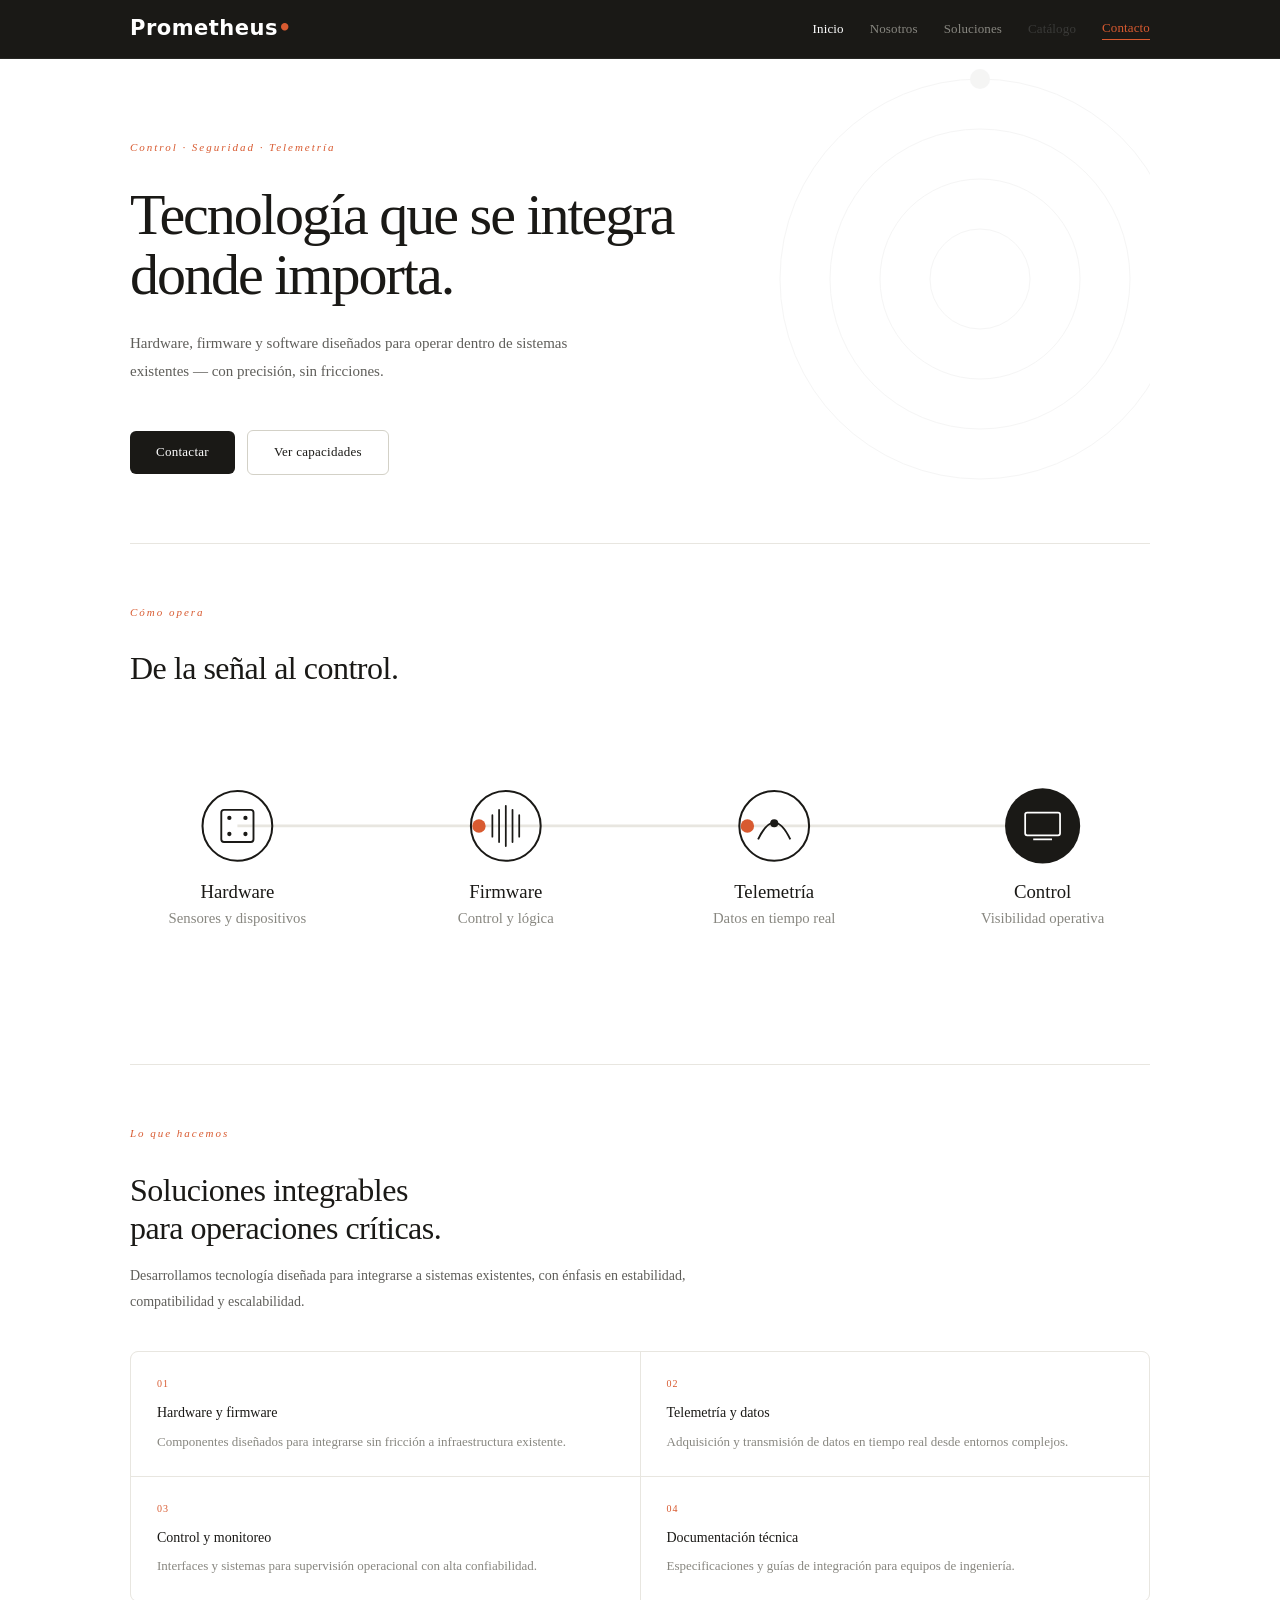
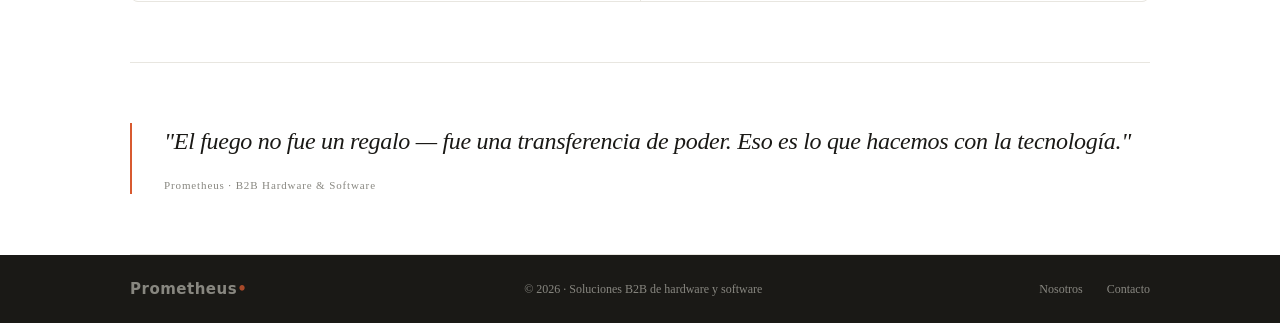
<file: index.html>
<!DOCTYPE html>
<html lang="es">
<head>
  <meta charset="UTF-8" />
  <meta name="viewport" content="width=device-width, initial-scale=1.0" />
  <title>Prometheus</title>
  <link rel="stylesheet" href="css/styles.css" />
  <link rel="icon" href="img/favicon.svg" type="image/svg+xml">
  <link rel="canonical" href="https://prometheus-tech.com.mx/">
  <meta name="description" content="Empresa tecnológica B2B especializada en el desarrollo de soluciones integrables de hardware y software, enfocada en control, seguridad y telemetría.">
  <meta name="robots" content="index,follow">
  <meta property="og:title" content="Prometheus">
  <meta property="og:description" content="Soluciones integrables de hardware y software para control, seguridad y telemetría.">
  <meta property="og:type" content="website">
  <meta property="og:url" content="https://prometheus-tech.com.mx/">
  <meta property="og:image" content="https://prometheus-tech.com.mx/img/og-image.jpg">
  <meta property="og:image:width" content="1200">
  <meta property="og:image:height" content="630">
  <meta name="twitter:card" content="summary_large_image">
</head>

<body>
  <header>
    <div class="header-inner">
      <a class="brand" href="/" aria-label="Prometheus — Inicio">Prometheus<span>•</span></a>
      <nav>
        <a href="/"            class="active">Inicio</a>
        <a href="/nosotros">Nosotros</a>
        <a href="/soluciones">Soluciones</a>
        <a href="#" class="is-disabled" aria-disabled="true" title="En progreso">Catálogo</a>
        <a href="/contacto" class="contact-link">Contacto</a>
      </nav>
      <button class="menu-toggle" id="menuToggle" aria-label="Abrir menú" aria-expanded="false" aria-controls="mobileNavPanel">
        <span class="menu-bar"></span>
        <span class="menu-bar"></span>
        <span class="menu-bar"></span>
      </button>
    </div>
    <div class="mobile-nav-panel" id="mobileNavPanel">
      <a href="/" class="active">Inicio</a>
      <a href="/nosotros">Nosotros</a>
      <a href="/soluciones">Soluciones</a>
      <a href="#" class="is-disabled" aria-disabled="true" title="En progreso">Catálogo</a>
      <a href="/contacto" class="contact-link">Contacto</a>
    </div>
  </header>

  <main>
    <div class="container">

      <!-- Hero -->
      <section class="hero">
        <span class="eyebrow">Control · Seguridad · Telemetría</span>
        <h1>Tecnología que se integra<br>donde importa.</h1>
        <p class="hero-sub">
          Hardware, firmware y software diseñados para operar dentro de sistemas
          existentes — con precisión, sin fricciones.
        </p>
        <div class="cta">
          <a class="btn btn-dark contact-link" href="/contacto">Contactar</a>
          <a class="btn btn-outline" href="/soluciones">Ver capacidades</a>
        </div>

        <!-- Decoración sutil: círculos concéntricos -->
        <svg class="hero-deco" width="420" height="420" viewBox="0 0 420 420" fill="none" xmlns="http://www.w3.org/2000/svg" aria-hidden="true">
          <circle cx="210" cy="210" r="200" stroke="#1a1916" stroke-width="1"/>
          <circle cx="210" cy="210" r="150" stroke="#1a1916" stroke-width="1"/>
          <circle cx="210" cy="210" r="100" stroke="#1a1916" stroke-width="1"/>
          <circle cx="210" cy="210" r="50"  stroke="#1a1916" stroke-width="1"/>
          <circle cx="210" cy="10"   r="10"  fill="#1a1916"/>
        </svg>
      </section>

      <!-- Diagrama de flujo técnico -->
      <section class="section flow-section">
        <span class="section-label">Cómo opera</span>
        <h2>De la señal al control.</h2>
        <div class="flow-diagram">
          <svg viewBox="0 0 760 200" xmlns="http://www.w3.org/2000/svg" role="img" aria-label="Diagrama de flujo: Hardware, Firmware, Telemetría y Control">
            <line x1="80" y1="70" x2="680" y2="70" stroke="#e8e6e0" stroke-width="2"/>

            <circle cx="80" cy="70" r="26" fill="none" stroke="#1a1916" stroke-width="1.5"/>
            <rect x="68" y="58" width="24" height="24" rx="2" fill="none" stroke="#1a1916" stroke-width="1.4"/>
            <circle cx="74" cy="64" r="1.6" fill="#1a1916"/>
            <circle cx="86" cy="64" r="1.6" fill="#1a1916"/>
            <circle cx="74" cy="76" r="1.6" fill="#1a1916"/>
            <circle cx="86" cy="76" r="1.6" fill="#1a1916"/>
            <text x="80" y="124" font-family="Georgia, serif" font-size="14" fill="#1a1916" text-anchor="middle">Hardware</text>
            <text x="80" y="142" font-family="Georgia, serif" font-size="11" fill="#888780" text-anchor="middle">Sensores y dispositivos</text>

            <circle cx="260" cy="70" r="5" fill="#d85a30"/>

            <circle cx="280" cy="70" r="26" fill="none" stroke="#1a1916" stroke-width="1.5"/>
            <path d="M270,62 L270,78 M275,58 L275,82 M280,55 L280,85 M285,58 L285,82 M290,62 L290,78" stroke="#1a1916" stroke-width="1.3" stroke-linecap="round"/>
            <text x="280" y="124" font-family="Georgia, serif" font-size="14" fill="#1a1916" text-anchor="middle">Firmware</text>
            <text x="280" y="142" font-family="Georgia, serif" font-size="11" fill="#888780" text-anchor="middle">Control y lógica</text>

            <circle cx="460" cy="70" r="5" fill="#d85a30"/>

            <circle cx="480" cy="70" r="26" fill="none" stroke="#1a1916" stroke-width="1.5"/>
            <path d="M468,80 Q480,55 492,80" stroke="#1a1916" stroke-width="1.4" fill="none"/>
            <circle cx="480" cy="68" r="3" fill="#1a1916"/>
            <text x="480" y="124" font-family="Georgia, serif" font-size="14" fill="#1a1916" text-anchor="middle">Telemetría</text>
            <text x="480" y="142" font-family="Georgia, serif" font-size="11" fill="#888780" text-anchor="middle">Datos en tiempo real</text>

            <circle cx="660" cy="70" r="5" fill="#d85a30"/>

            <circle cx="680" cy="70" r="28" fill="#1a1916"/>
            <rect x="667" y="60" width="26" height="17" rx="1.5" fill="none" stroke="#ffffff" stroke-width="1.3"/>
            <line x1="673" y1="80" x2="687" y2="80" stroke="#ffffff" stroke-width="1.3"/>
            <text x="680" y="124" font-family="Georgia, serif" font-size="14" fill="#1a1916" text-anchor="middle">Control</text>
            <text x="680" y="142" font-family="Georgia, serif" font-size="11" fill="#888780" text-anchor="middle">Visibilidad operativa</text>
          </svg>
        </div>
      </section>

      <!-- Enfoque -->
      <section class="section">
        <span class="section-label">Lo que hacemos</span>
        <h2>Soluciones integrables<br>para operaciones críticas.</h2>
        <p>
          Desarrollamos tecnología diseñada para integrarse a sistemas existentes,
          con énfasis en estabilidad, compatibilidad y escalabilidad.
        </p>

        <div class="capabilities">
          <div class="cap">
            <span class="cap-num">01</span>
            <div class="cap-title">Hardware y firmware</div>
            <div class="cap-desc">Componentes diseñados para integrarse sin fricción a infraestructura existente.</div>
          </div>
          <div class="cap">
            <span class="cap-num">02</span>
            <div class="cap-title">Telemetría y datos</div>
            <div class="cap-desc">Adquisición y transmisión de datos en tiempo real desde entornos complejos.</div>
          </div>
          <div class="cap">
            <span class="cap-num">03</span>
            <div class="cap-title">Control y monitoreo</div>
            <div class="cap-desc">Interfaces y sistemas para supervisión operacional con alta confiabilidad.</div>
          </div>
          <div class="cap">
            <span class="cap-num">04</span>
            <div class="cap-title">Documentación técnica</div>
            <div class="cap-desc">Especificaciones y guías de integración para equipos de ingeniería.</div>
          </div>
        </div>
      </section>

      <!-- Statement -->
      <div class="statement">
        <div class="stmt-line" aria-hidden="true"></div>
        <div>
          <p class="stmt-text">"El fuego no fue un regalo — fue una transferencia de poder. Eso es lo que hacemos con la tecnología."</p>
          <p class="stmt-author">Prometheus · B2B Hardware &amp; Software</p>
        </div>
      </div>

    </div><!-- /.container -->
  </main>

  <footer>
    <div class="footer-inner">
      <a class="brand-footer" href="/" aria-label="Prometheus — Inicio">Prometheus<span>•</span></a>
      <span class="footer-copy">© <span id="y"></span> · Soluciones B2B de hardware y software</span>
      <div class="footer-links">
        <a href="/nosotros">Nosotros</a>
        <a href="/contacto">Contacto</a>
      </div>
    </div>
  </footer>

  <script>document.getElementById('y').textContent = new Date().getFullYear();</script>
  <script>
  (() => {
    const btn   = document.getElementById('menuToggle');
    const panel = document.getElementById('mobileNavPanel');
    if (!btn || !panel) return;
    btn.addEventListener('click', () => {
      const isOpen = panel.classList.toggle('open');
      btn.classList.toggle('open', isOpen);
      btn.setAttribute('aria-expanded', isOpen ? 'true' : 'false');
    });
    panel.querySelectorAll('a').forEach(a => {
      a.addEventListener('click', () => {
        panel.classList.remove('open');
        btn.classList.remove('open');
        btn.setAttribute('aria-expanded', 'false');
      });
    });
  })();
  </script>
</body>
</html>
</file>
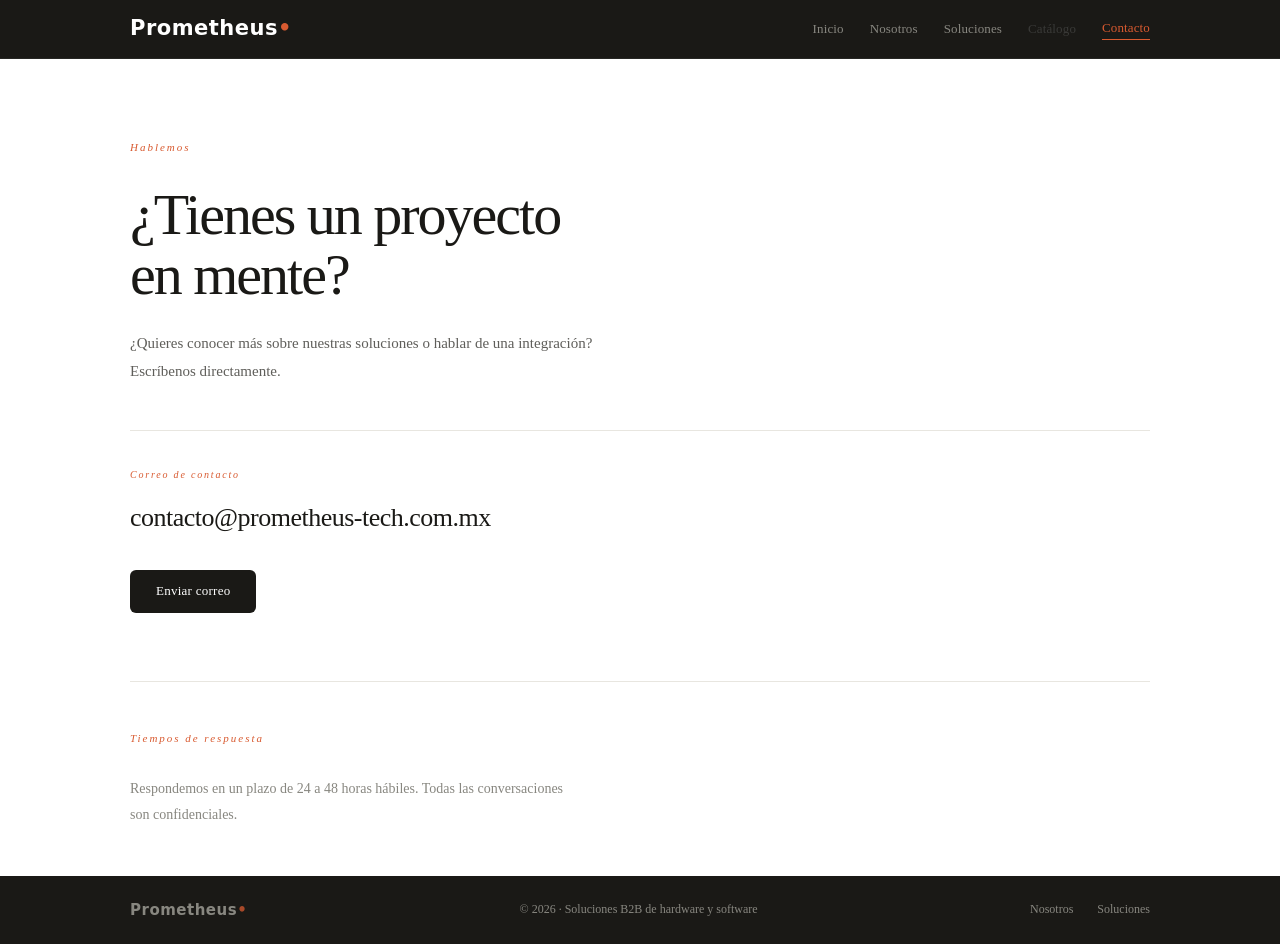
<file: contacto.html>
<!DOCTYPE html>
<html lang="es">
<head>
  <meta charset="UTF-8" />
  <meta name="viewport" content="width=device-width, initial-scale=1.0" />
  <title>Contacto • Prometheus</title>
  <link rel="stylesheet" href="css/styles.css" />
  <link rel="icon" href="img/favicon.svg" type="image/svg+xml">
  <link rel="canonical" href="https://prometheus-tech.com.mx/contacto">
  <meta name="description" content="Contacta a Prometheus para conocer más sobre nuestras soluciones de hardware y software o hablar de una integración.">
  <meta name="robots" content="index,follow">
  <meta property="og:title" content="Contacto • Prometheus">
  <meta property="og:description" content="Soluciones integrables de hardware y software para control, seguridad y telemetría.">
  <meta property="og:type" content="website">
  <meta property="og:url" content="https://prometheus-tech.com.mx/contacto">
  <meta property="og:image" content="https://prometheus-tech.com.mx/img/og-image.jpg">
  <meta property="og:image:width" content="1200">
  <meta property="og:image:height" content="630">
  <meta name="twitter:card" content="summary_large_image">
</head>

<body>
  <header>
    <div class="header-inner">
      <a class="brand" href="/" aria-label="Prometheus — Inicio">Prometheus<span>•</span></a>
      <nav>
        <a href="/">Inicio</a>
        <a href="/nosotros">Nosotros</a>
        <a href="/soluciones">Soluciones</a>
        <a href="#" class="is-disabled" aria-disabled="true" title="En progreso">Catálogo</a>
        <a href="/contacto" class="contact-link active">Contacto</a>
      </nav>
      <button class="menu-toggle" id="menuToggle" aria-label="Abrir menú" aria-expanded="false" aria-controls="mobileNavPanel">
        <span class="menu-bar"></span>
        <span class="menu-bar"></span>
        <span class="menu-bar"></span>
      </button>
    </div>
    <div class="mobile-nav-panel" id="mobileNavPanel">
      <a href="/">Inicio</a>
      <a href="/nosotros">Nosotros</a>
      <a href="/soluciones">Soluciones</a>
      <a href="#" class="is-disabled" aria-disabled="true" title="En progreso">Catálogo</a>
      <a href="/contacto" class="contact-link active">Contacto</a>
    </div>
  </header>

  <main>
    <div class="container">

      <!-- Hero -->
      <section class="hero">
        <span class="eyebrow">Hablemos</span>
        <h1>¿Tienes un proyecto<br>en mente?</h1>
        <p class="hero-sub">
          ¿Quieres conocer más sobre nuestras soluciones o hablar de una integración?
          Escríbenos directamente.
        </p>

        <div class="contact-email-block">
          <span class="email-label">Correo de contacto</span>
          <a class="contact-email-link" href="mailto:contacto@prometheus-tech.com.mx">
            contacto@prometheus-tech.com.mx
          </a>
          <a class="btn btn-dark" href="mailto:contacto@prometheus-tech.com.mx?subject=Contacto%20-%20Prometheus">
            Enviar correo
          </a>
        </div>
      </section>

      <!-- Nota de respuesta -->
      <div class="contact-note">
        <span class="section-label">Tiempos de respuesta</span>
        <p>
          Respondemos en un plazo de 24 a 48 horas hábiles. Todas las conversaciones
          son confidenciales.
        </p>
      </div>

    </div><!-- /.container -->
  </main>

  <footer>
    <div class="footer-inner">
      <a class="brand-footer" href="/" aria-label="Prometheus — Inicio">Prometheus<span>•</span></a>
      <span class="footer-copy">© <span id="y"></span> · Soluciones B2B de hardware y software</span>
      <div class="footer-links">
        <a href="/nosotros">Nosotros</a>
        <a href="/soluciones">Soluciones</a>
      </div>
    </div>
  </footer>

  <script>document.getElementById('y').textContent = new Date().getFullYear();</script>
  <script>
  (() => {
    const btn   = document.getElementById('menuToggle');
    const panel = document.getElementById('mobileNavPanel');
    if (!btn || !panel) return;
    btn.addEventListener('click', () => {
      const isOpen = panel.classList.toggle('open');
      btn.classList.toggle('open', isOpen);
      btn.setAttribute('aria-expanded', isOpen ? 'true' : 'false');
    });
    panel.querySelectorAll('a').forEach(a => {
      a.addEventListener('click', () => {
        panel.classList.remove('open');
        btn.classList.remove('open');
        btn.setAttribute('aria-expanded', 'false');
      });
    });
  })();
  </script>
</body>
</html>
</file>
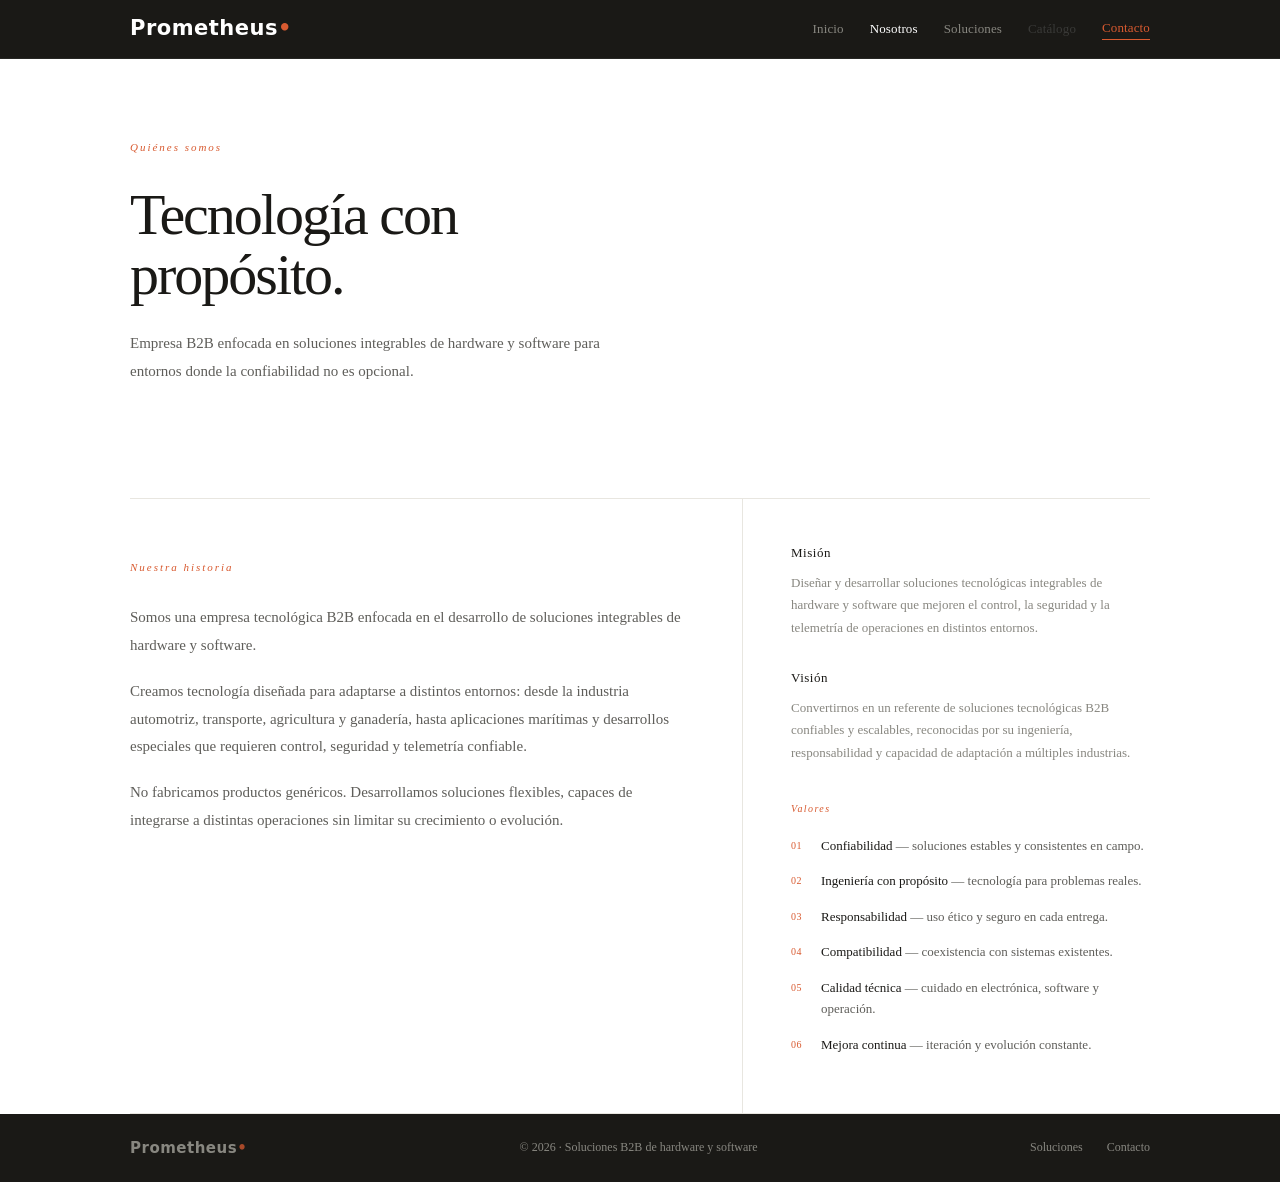
<file: nosotros.html>
<!DOCTYPE html>
<html lang="es">
<head>
  <meta charset="UTF-8" />
  <meta name="viewport" content="width=device-width, initial-scale=1.0" />
  <title>Nosotros • Prometheus</title>
  <link rel="stylesheet" href="css/styles.css" />
  <link rel="icon" href="img/favicon.svg" type="image/svg+xml">
  <link rel="canonical" href="https://prometheus-tech.com.mx/nosotros">
  <meta name="description" content="Empresa tecnológica B2B especializada en el desarrollo de soluciones integrables de hardware y software, enfocada en control, seguridad y telemetría.">
  <meta name="robots" content="index,follow">
  <meta property="og:title" content="Nosotros • Prometheus">
  <meta property="og:description" content="Soluciones integrables de hardware y software para control, seguridad y telemetría.">
  <meta property="og:type" content="website">
  <meta property="og:url" content="https://prometheus-tech.com.mx/nosotros">
  <meta property="og:image" content="https://prometheus-tech.com.mx/img/og-image.jpg">
  <meta property="og:image:width" content="1200">
  <meta property="og:image:height" content="630">
  <meta name="twitter:card" content="summary_large_image">
</head>

<body>
  <header>
    <div class="header-inner">
      <a class="brand" href="/" aria-label="Prometheus — Inicio">Prometheus<span>•</span></a>
      <nav>
        <a href="/">Inicio</a>
        <a href="/nosotros" class="active">Nosotros</a>
        <a href="/soluciones">Soluciones</a>
        <a href="#" class="is-disabled" aria-disabled="true" title="En progreso">Catálogo</a>
        <a href="/contacto" class="contact-link">Contacto</a>
      </nav>
      <button class="menu-toggle" id="menuToggle" aria-label="Abrir menú" aria-expanded="false" aria-controls="mobileNavPanel">
        <span class="menu-bar"></span>
        <span class="menu-bar"></span>
        <span class="menu-bar"></span>
      </button>
    </div>
    <div class="mobile-nav-panel" id="mobileNavPanel">
      <a href="/">Inicio</a>
      <a href="/nosotros" class="active">Nosotros</a>
      <a href="/soluciones">Soluciones</a>
      <a href="#" class="is-disabled" aria-disabled="true" title="En progreso">Catálogo</a>
      <a href="/contacto" class="contact-link">Contacto</a>
    </div>
  </header>

  <main>
    <div class="container">

      <!-- Hero -->
      <section class="hero">
        <span class="eyebrow">Quiénes somos</span>
        <h1>Tecnología con<br>propósito.</h1>
        <p class="hero-sub">
          Empresa B2B enfocada en soluciones integrables de hardware y software
          para entornos donde la confiabilidad no es opcional.
        </p>
      </section>

      <!-- Grid: historia + sidebar -->
      <div class="nos-layout">

        <div class="nos-main">
          <span class="section-label">Nuestra historia</span>
          <p>
            Somos una empresa tecnológica B2B enfocada en el desarrollo de soluciones
            integrables de hardware y software.
          </p>
          <p>
            Creamos tecnología diseñada para adaptarse a distintos entornos: desde la industria
            automotriz, transporte, agricultura y ganadería, hasta aplicaciones marítimas y
            desarrollos especiales que requieren control, seguridad y telemetría confiable.
          </p>
          <p>
            No fabricamos productos genéricos. Desarrollamos soluciones flexibles, capaces de
            integrarse a distintas operaciones sin limitar su crecimiento o evolución.
          </p>
        </div>

        <aside class="nos-side">
          <h3>Misión</h3>
          <p>
            Diseñar y desarrollar soluciones tecnológicas integrables de hardware y software que
            mejoren el control, la seguridad y la telemetría de operaciones en distintos entornos.
          </p>

          <h3>Visión</h3>
          <p>
            Convertirnos en un referente de soluciones tecnológicas B2B confiables y escalables,
            reconocidas por su ingeniería, responsabilidad y capacidad de adaptación a múltiples
            industrias.
          </p>

          <span class="valores-label">Valores</span>

          <div class="valor">
            <span class="valor-num">01</span>
            <span class="valor-text"><span class="valor-title">Confiabilidad</span> — soluciones estables y consistentes en campo.</span>
          </div>
          <div class="valor">
            <span class="valor-num">02</span>
            <span class="valor-text"><span class="valor-title">Ingeniería con propósito</span> — tecnología para problemas reales.</span>
          </div>
          <div class="valor">
            <span class="valor-num">03</span>
            <span class="valor-text"><span class="valor-title">Responsabilidad</span> — uso ético y seguro en cada entrega.</span>
          </div>
          <div class="valor">
            <span class="valor-num">04</span>
            <span class="valor-text"><span class="valor-title">Compatibilidad</span> — coexistencia con sistemas existentes.</span>
          </div>
          <div class="valor">
            <span class="valor-num">05</span>
            <span class="valor-text"><span class="valor-title">Calidad técnica</span> — cuidado en electrónica, software y operación.</span>
          </div>
          <div class="valor">
            <span class="valor-num">06</span>
            <span class="valor-text"><span class="valor-title">Mejora continua</span> — iteración y evolución constante.</span>
          </div>
        </aside>

      </div><!-- /.nos-layout -->

    </div><!-- /.container -->
  </main>

  <footer>
    <div class="footer-inner">
      <a class="brand-footer" href="/" aria-label="Prometheus — Inicio">Prometheus<span>•</span></a>
      <span class="footer-copy">© <span id="y"></span> · Soluciones B2B de hardware y software</span>
      <div class="footer-links">
        <a href="/soluciones">Soluciones</a>
        <a href="/contacto">Contacto</a>
      </div>
    </div>
  </footer>

  <script>document.getElementById('y').textContent = new Date().getFullYear();</script>
  <script>
  (() => {
    const btn   = document.getElementById('menuToggle');
    const panel = document.getElementById('mobileNavPanel');
    if (!btn || !panel) return;
    btn.addEventListener('click', () => {
      const isOpen = panel.classList.toggle('open');
      btn.classList.toggle('open', isOpen);
      btn.setAttribute('aria-expanded', isOpen ? 'true' : 'false');
    });
    panel.querySelectorAll('a').forEach(a => {
      a.addEventListener('click', () => {
        panel.classList.remove('open');
        btn.classList.remove('open');
        btn.setAttribute('aria-expanded', 'false');
      });
    });
  })();
  </script>
</body>
</html>
</file>
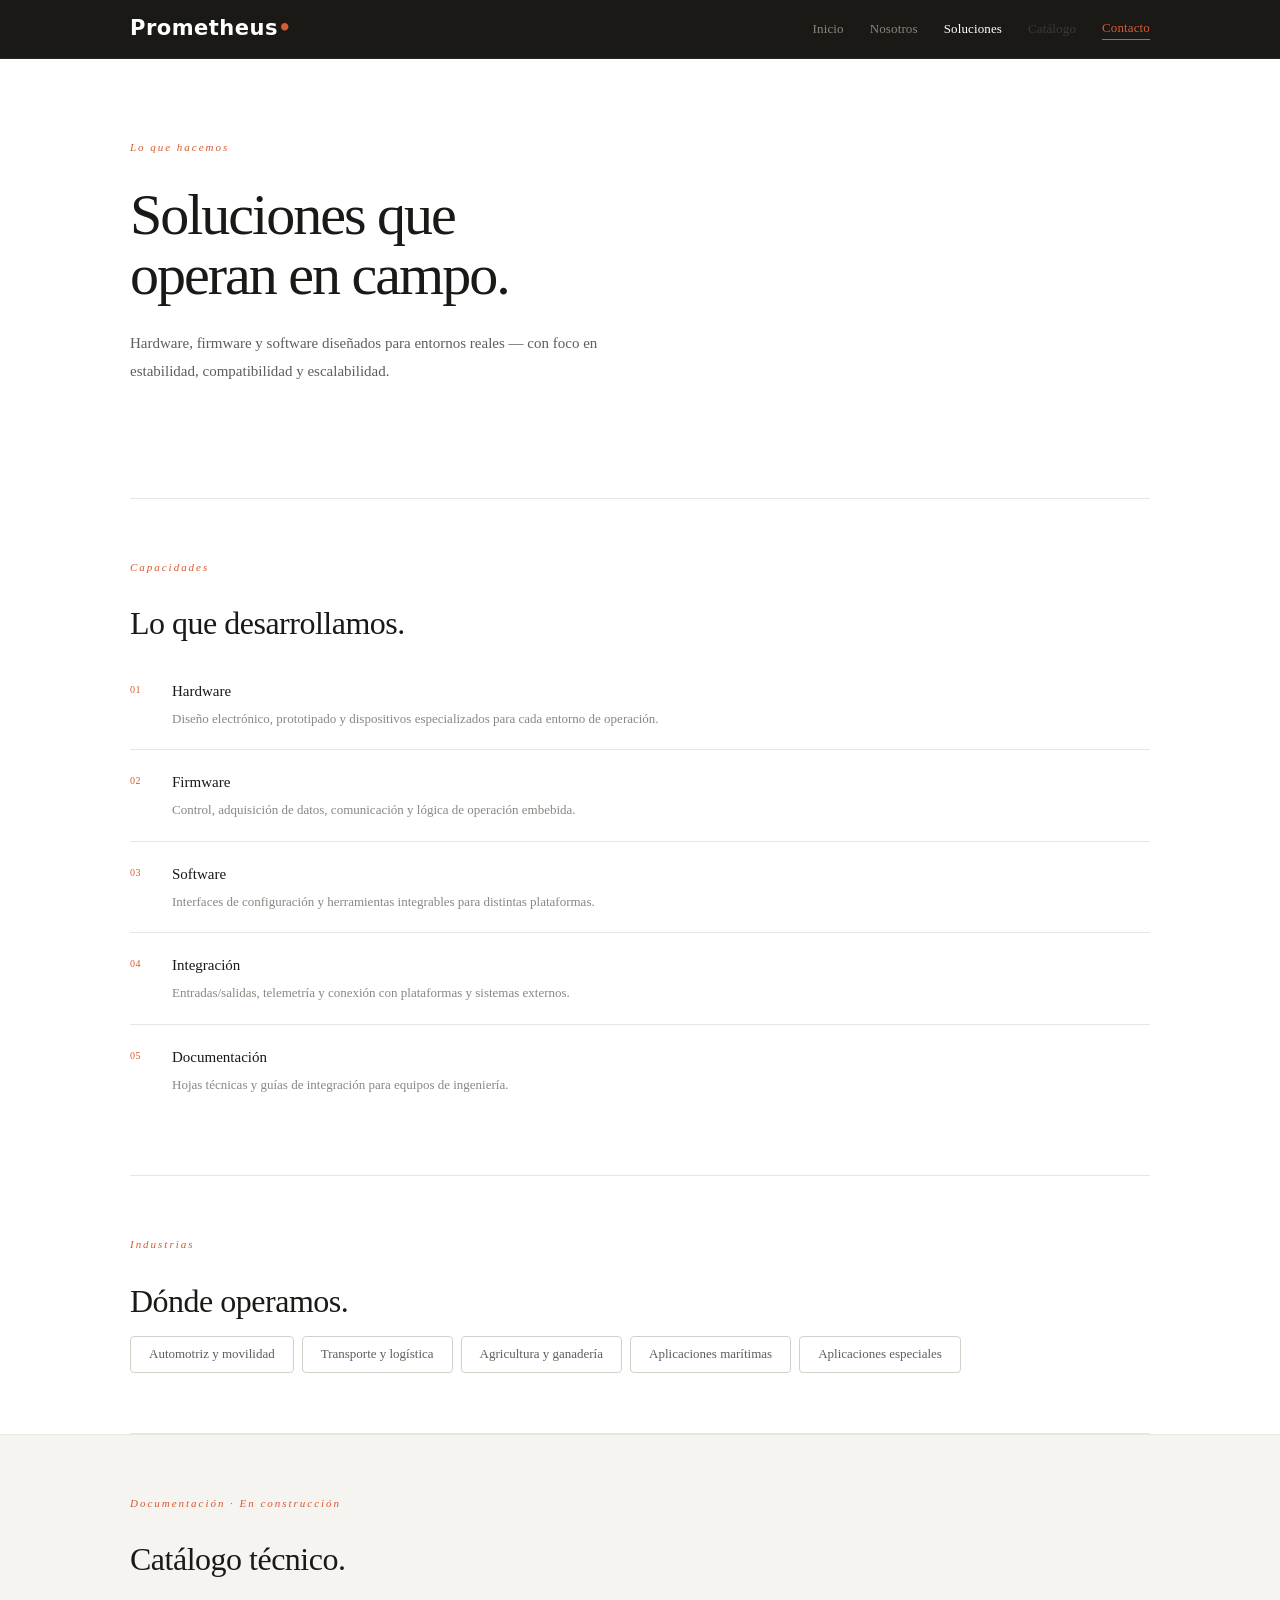
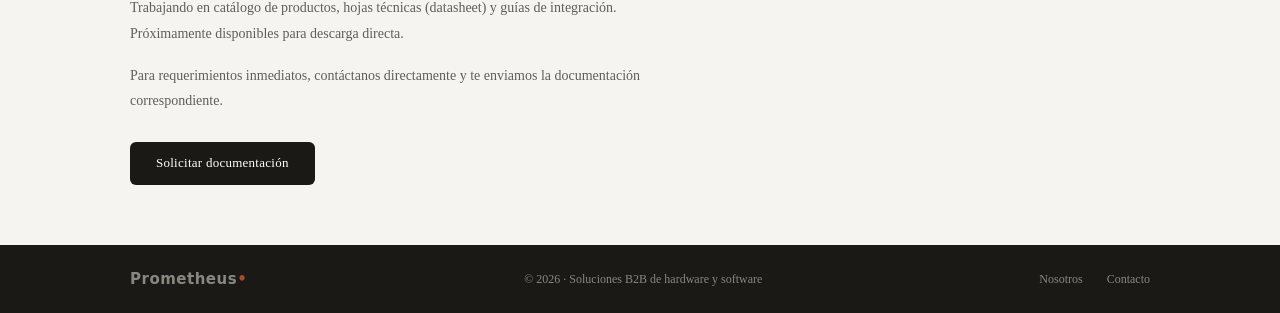
<file: soluciones.html>
<!DOCTYPE html>
<html lang="es">
<head>
  <meta charset="UTF-8" />
  <meta name="viewport" content="width=device-width, initial-scale=1.0" />
  <title>Soluciones • Prometheus</title>
  <link rel="stylesheet" href="css/styles.css" />
  <link rel="icon" href="img/favicon.svg" type="image/svg+xml">
  <link rel="canonical" href="https://prometheus-tech.com.mx/soluciones">
  <meta name="description" content="Capacidades de hardware, firmware, software e integración para operaciones críticas. Soluciones B2B de Prometheus.">
  <meta name="robots" content="index,follow">
  <meta property="og:title" content="Soluciones • Prometheus">
  <meta property="og:description" content="Soluciones integrables de hardware y software para control, seguridad y telemetría.">
  <meta property="og:type" content="website">
  <meta property="og:url" content="https://prometheus-tech.com.mx/soluciones">
  <meta property="og:image" content="https://prometheus-tech.com.mx/img/og-image.jpg">
  <meta property="og:image:width" content="1200">
  <meta property="og:image:height" content="630">
  <meta name="twitter:card" content="summary_large_image">
</head>

<body>
  <header>
    <div class="header-inner">
      <a class="brand" href="/" aria-label="Prometheus — Inicio">Prometheus<span>•</span></a>
      <nav>
        <a href="/">Inicio</a>
        <a href="/nosotros">Nosotros</a>
        <a href="/soluciones" class="active">Soluciones</a>
        <a href="#" class="is-disabled" aria-disabled="true" title="En progreso">Catálogo</a>
        <a href="/contacto" class="contact-link">Contacto</a>
      </nav>
      <button class="menu-toggle" id="menuToggle" aria-label="Abrir menú" aria-expanded="false" aria-controls="mobileNavPanel">
        <span class="menu-bar"></span>
        <span class="menu-bar"></span>
        <span class="menu-bar"></span>
      </button>
    </div>
    <div class="mobile-nav-panel" id="mobileNavPanel">
      <a href="/">Inicio</a>
      <a href="/nosotros">Nosotros</a>
      <a href="/soluciones" class="active">Soluciones</a>
      <a href="#" class="is-disabled" aria-disabled="true" title="En progreso">Catálogo</a>
      <a href="/contacto" class="contact-link">Contacto</a>
    </div>
  </header>

  <main>
    <div class="container">

      <!-- Hero -->
      <section class="hero">
        <span class="eyebrow">Lo que hacemos</span>
        <h1>Soluciones que<br>operan en campo.</h1>
        <p class="hero-sub">
          Hardware, firmware y software diseñados para entornos reales — con foco
          en estabilidad, compatibilidad y escalabilidad.
        </p>
      </section>

      <!-- Capacidades -->
      <section class="section">
        <span class="section-label">Capacidades</span>
        <h2>Lo que desarrollamos.</h2>

        <div class="cap-list">
          <div class="cap-item">
            <span class="cap-num">01</span>
            <div>
              <div class="cap-name">Hardware</div>
              <div class="cap-desc">Diseño electrónico, prototipado y dispositivos especializados para cada entorno de operación.</div>
            </div>
          </div>
          <div class="cap-item">
            <span class="cap-num">02</span>
            <div>
              <div class="cap-name">Firmware</div>
              <div class="cap-desc">Control, adquisición de datos, comunicación y lógica de operación embebida.</div>
            </div>
          </div>
          <div class="cap-item">
            <span class="cap-num">03</span>
            <div>
              <div class="cap-name">Software</div>
              <div class="cap-desc">Interfaces de configuración y herramientas integrables para distintas plataformas.</div>
            </div>
          </div>
          <div class="cap-item">
            <span class="cap-num">04</span>
            <div>
              <div class="cap-name">Integración</div>
              <div class="cap-desc">Entradas/salidas, telemetría y conexión con plataformas y sistemas externos.</div>
            </div>
          </div>
          <div class="cap-item">
            <span class="cap-num">05</span>
            <div>
              <div class="cap-name">Documentación</div>
              <div class="cap-desc">Hojas técnicas y guías de integración para equipos de ingeniería.</div>
            </div>
          </div>
        </div>
      </section>

      <!-- Industrias -->
      <section class="section">
        <span class="section-label">Industrias</span>
        <h2>Dónde operamos.</h2>
        <div class="ind-grid">
          <span class="ind-tag">Automotriz y movilidad</span>
          <span class="ind-tag">Transporte y logística</span>
          <span class="ind-tag">Agricultura y ganadería</span>
          <span class="ind-tag">Aplicaciones marítimas</span>
          <span class="ind-tag">Aplicaciones especiales</span>
        </div>
      </section>

    </div><!-- /.container -->

    <!-- Documentación — fondo suave full width -->
    <div class="doc-bg">
      <div class="container">
        <section class="section">
          <span class="section-label flicker">Documentación · En construcción</span>
          <h2>Catálogo técnico.</h2>
          <p>
            Trabajando en catálogo de productos, hojas técnicas (datasheet) y guías de
            integración. Próximamente disponibles para descarga directa.
          </p>
          <p>
            Para requerimientos inmediatos, contáctanos directamente y te enviamos la
            documentación correspondiente.
          </p>
          <div class="cta" style="margin-top: 28px;">
            <a class="btn btn-dark contact-link" href="/contacto">Solicitar documentación</a>
          </div>
        </section>
      </div>
    </div>

  </main>

  <footer>
    <div class="footer-inner">
      <a class="brand-footer" href="/" aria-label="Prometheus — Inicio">Prometheus<span>•</span></a>
      <span class="footer-copy">© <span id="y"></span> · Soluciones B2B de hardware y software</span>
      <div class="footer-links">
        <a href="/nosotros">Nosotros</a>
        <a href="/contacto">Contacto</a>
      </div>
    </div>
  </footer>

  <script>document.getElementById('y').textContent = new Date().getFullYear();</script>
  <script>
  (() => {
    const btn   = document.getElementById('menuToggle');
    const panel = document.getElementById('mobileNavPanel');
    if (!btn || !panel) return;
    btn.addEventListener('click', () => {
      const isOpen = panel.classList.toggle('open');
      btn.classList.toggle('open', isOpen);
      btn.setAttribute('aria-expanded', isOpen ? 'true' : 'false');
    });
    panel.querySelectorAll('a').forEach(a => {
      a.addEventListener('click', () => {
        panel.classList.remove('open');
        btn.classList.remove('open');
        btn.setAttribute('aria-expanded', 'false');
      });
    });
  })();
  </script>
</body>
</html>
</file>
<file: css/styles.css>
/* =====================================================
   Prometheus · Design System v2
   Fondo blanco · Serif · Acento naranja coral
   ===================================================== */

:root {
  --dark:       #1a1916;
  --accent:     #d85a30;
  --text:       #1a1916;
  --muted:      #5f5e5a;
  --hint:       #888780;
  --border:     #e8e6e0;
  --border-mid: #d3d1c7;
  --bg-soft:    #f5f4f0;
  --white:      #ffffff;
}

*, *::before, *::after { box-sizing: border-box; margin: 0; padding: 0; }

html { scroll-behavior: smooth; }

body {
  font-family: 'Georgia', Georgia, 'Times New Roman', serif;
  background: var(--white);
  color: var(--text);
  line-height: 1.6;
  -webkit-font-smoothing: antialiased;
}

/* ——— LAYOUT ——— */
.container {
  max-width: 1100px;
  margin: 0 auto;
  padding: 0 40px;
}

/* ——— HEADER ——— */
header {
  position: sticky;
  top: 0;
  z-index: 100;
  background: var(--dark);
  border-bottom: 0.5px solid rgba(255,255,255,.06);
}

.header-inner {
  max-width: 1100px;
  margin: 0 auto;
  padding: 0 40px;
  height: 58px;
  display: flex;
  align-items: center;
  justify-content: space-between;
}

.brand {
  font-family: system-ui, -apple-system, 'Segoe UI', Roboto, Arial, sans-serif;
  font-weight: 800;
  letter-spacing: .5px;
  font-size: 21px;
  color: var(--white);
  text-decoration: none;
}

.brand span { color: var(--accent); }

nav {
  display: flex;
  align-items: center;
  gap: 26px;
}

nav a {
  font-family: 'Georgia', serif;
  font-size: 13px;
  color: var(--hint);
  text-decoration: none;
  letter-spacing: .01em;
  transition: color .15s;
}

nav a:hover          { color: var(--white); }
nav a.active         { color: var(--white); }

nav a.is-disabled {
  color: #3a3a38;
  pointer-events: none;
  cursor: default;
  animation: flicker 3s infinite;
}

nav a.contact-link {
  color: var(--accent);
  border-bottom: 1px solid var(--accent);
  padding-bottom: 1px;
}
nav a.contact-link:hover { opacity: .8; color: var(--accent); }

/* ——— MOBILE MENU TOGGLE ——— */
.menu-toggle {
  display: none;
  flex-direction: column;
  justify-content: center;
  align-items: center;
  gap: 6px;
  width: 44px;
  height: 44px;
  background: rgba(255,255,255,.06);
  border: 1px solid rgba(255,255,255,.14);
  border-radius: 8px;
  cursor: pointer;
  padding: 0;
  flex-shrink: 0;
}

.menu-bar {
  display: block;
  width: 22px;
  height: 2.5px;
  background: var(--white);
  border-radius: 2px;
  transition: transform .25s ease, opacity .2s ease;
}

.menu-toggle.open .menu-bar:nth-child(1) { transform: translateY(8.5px) rotate(45deg); }
.menu-toggle.open .menu-bar:nth-child(2) { opacity: 0; }
.menu-toggle.open .menu-bar:nth-child(3) { transform: translateY(-8.5px) rotate(-45deg); }

/* ——— MOBILE NAV PANEL ——— */
.mobile-nav-panel {
  max-height: 0;
  overflow: hidden;
  background: var(--dark);
  transition: max-height .28s ease;
}

.mobile-nav-panel.open { max-height: 320px; }

.mobile-nav-panel a {
  display: block;
  padding: 16px 40px;
  font-family: 'Georgia', serif;
  font-size: 15px;
  color: var(--hint);
  text-decoration: none;
  border-top: 0.5px solid rgba(255,255,255,.08);
}

.mobile-nav-panel a.active        { color: var(--white); }
.mobile-nav-panel a.is-disabled   { color: #3a3a38; pointer-events: none; animation: flicker 3s infinite; }
.mobile-nav-panel a.contact-link  { color: var(--accent); border-bottom: none; }

/* ——— HERO ——— */
.hero {
  padding: 80px 0 68px;
  border-bottom: .5px solid var(--border);
  position: relative;
  overflow: hidden;
}

.eyebrow {
  display: block;
  font-size: 11px;
  letter-spacing: .18em;
  color: var(--accent);
  margin-bottom: 28px;
  font-style: italic;
}

.hero h1 {
  font-size: clamp(36px, 5vw, 58px);
  font-weight: 400;
  color: var(--dark);
  letter-spacing: -2px;
  line-height: 1.05;
  margin-bottom: 24px;
}

.hero-sub {
  font-size: 15px;
  color: var(--muted);
  line-height: 1.85;
  max-width: 500px;
  margin-bottom: 44px;
}

.hero-deco {
  position: absolute;
  right: -40px;
  top: 10px;
  opacity: .04;
  pointer-events: none;
}

/* ——— CTA ——— */
.cta {
  display: flex;
  gap: 12px;
  align-items: center;
  flex-wrap: wrap;
}

.btn {
  display: inline-block;
  padding: 11px 26px;
  border-radius: 6px;
  font-family: 'Georgia', serif;
  font-size: 13px;
  text-decoration: none;
  letter-spacing: .02em;
  cursor: pointer;
  transition: opacity .15s;
  border: none;
}

.btn:hover { opacity: .82; }

.btn-dark    { background: var(--dark); color: var(--white); }
.btn-outline { background: transparent; color: var(--dark); border: 1px solid var(--border-mid); }

/* ——— SECTIONS ——— */
.section {
  padding: 60px 0;
  border-bottom: .5px solid var(--border);
}

.section-label {
  display: block;
  font-size: 11px;
  letter-spacing: .18em;
  color: var(--accent);
  margin-bottom: 28px;
  font-style: italic;
}

.section h2 {
  font-size: 32px;
  font-weight: 400;
  color: var(--dark);
  letter-spacing: -.5px;
  margin-bottom: 16px;
  line-height: 1.2;
}

.section p {
  font-size: 14px;
  color: var(--muted);
  line-height: 1.85;
  max-width: 560px;
  margin-bottom: 16px;
}

.section p:last-child { margin-bottom: 0; }

/* ——— FLOW DIAGRAM (home) ——— */
.flow-diagram {
  margin-top: 32px;
  padding: 12px 0 4px;
}

.flow-diagram svg {
  width: 100%;
  height: auto;
  display: block;
}

/* ——— CAPABILITIES GRID (inicio) ——— */
.capabilities {
  display: grid;
  grid-template-columns: 1fr 1fr;
  gap: 1px;
  background: var(--border);
  border: .5px solid var(--border);
  border-radius: 8px;
  overflow: hidden;
  margin-top: 36px;
}

.cap {
  background: var(--white);
  padding: 24px 26px;
}

.cap-num {
  display: block;
  font-size: 10px;
  color: var(--accent);
  letter-spacing: .1em;
  margin-bottom: 10px;
}

.cap-title {
  font-size: 14px;
  color: var(--dark);
  margin-bottom: 6px;
}

.cap-desc {
  font-size: 13px;
  color: var(--hint);
  line-height: 1.65;
}

/* ——— STATEMENT ——— */
.statement {
  padding: 60px 0;
  border-bottom: .5px solid var(--border);
  display: flex;
  gap: 32px;
  align-items: flex-start;
}

.stmt-line {
  width: 2px;
  background: var(--accent);
  flex-shrink: 0;
  align-self: stretch;
  min-height: 64px;
}

.stmt-text {
  font-size: 24px;
  font-weight: 400;
  color: var(--dark);
  line-height: 1.5;
  letter-spacing: -.3px;
  font-style: italic;
}

.stmt-author {
  font-size: 11px;
  color: var(--hint);
  margin-top: 18px;
  letter-spacing: .08em;
}

/* ——— FOOTER ——— */
footer {
  background: var(--dark);
  padding: 22px 0;
}

.footer-inner {
  max-width: 1100px;
  margin: 0 auto;
  padding: 0 40px;
  display: flex;
  align-items: center;
  justify-content: space-between;
}

.footer-copy {
  font-family: 'Georgia', serif;
  font-size: 12px;
  color: var(--hint);
}

.footer-links { display: flex; gap: 24px; }

.footer-links a {
  font-family: 'Georgia', serif;
  font-size: 12px;
  color: var(--hint);
  text-decoration: none;
  transition: color .15s;
}

.footer-links a:hover { color: var(--white); }

.brand-footer {
  font-family: system-ui, -apple-system, 'Segoe UI', Roboto, Arial, sans-serif;
  font-weight: 800;
  letter-spacing: .5px;
  font-size: 15px;
  color: var(--hint);
  text-decoration: none;
}

.brand-footer span { color: var(--accent); opacity: .75; }

/* ——— NOSOTROS ——— */
.nos-layout {
  display: grid;
}

@media (min-width: 768px) {
  .nos-layout { grid-template-columns: 6fr 4fr; }
}

.nos-main {
  padding: 60px 60px 60px 0;
  border-bottom: .5px solid var(--border);
}

.nos-main p {
  font-size: 15px;
  color: var(--muted);
  line-height: 1.85;
  margin-bottom: 18px;
}

.nos-main p:last-child { margin-bottom: 0; }

.nos-side {
  padding: 44px 0 44px 48px;
  border-left: .5px solid var(--border);
  border-bottom: .5px solid var(--border);
}

.nos-side h3 {
  font-size: 13px;
  font-weight: 400;
  color: var(--dark);
  letter-spacing: .04em;
  margin-bottom: 8px;
  margin-top: 28px;
}

.nos-side h3:first-child { margin-top: 0; }

.nos-side p {
  font-size: 13px;
  color: var(--hint);
  line-height: 1.75;
}

.valores-label {
  display: block;
  font-size: 10px;
  letter-spacing: .14em;
  color: var(--accent);
  margin-top: 36px;
  margin-bottom: 18px;
  font-style: italic;
}

.valor {
  display: flex;
  gap: 12px;
  align-items: flex-start;
  margin-bottom: 14px;
}

.valor-num {
  font-size: 10px;
  color: var(--accent);
  min-width: 18px;
  margin-top: 3px;
  letter-spacing: .06em;
  flex-shrink: 0;
}

.valor-text {
  font-size: 13px;
  color: var(--muted);
  line-height: 1.65;
}

.valor-title {
  color: var(--dark);
  font-style: normal;
}

/* ——— SOLUCIONES ——— */
.cap-list {
  display: flex;
  flex-direction: column;
  margin-top: 8px;
}

.cap-item {
  display: flex;
  gap: 20px;
  align-items: flex-start;
  padding: 20px 0;
  border-bottom: .5px solid var(--border);
}

.cap-item:last-child { border-bottom: none; }

.cap-item .cap-num {
  font-size: 10px;
  color: var(--accent);
  min-width: 22px;
  margin-top: 3px;
  letter-spacing: .06em;
  flex-shrink: 0;
}

.cap-item .cap-name {
  font-size: 15px;
  color: var(--dark);
  margin-bottom: 5px;
}

.cap-item .cap-desc {
  font-size: 13px;
  color: var(--hint);
  line-height: 1.65;
}

.ind-grid {
  display: flex;
  flex-wrap: wrap;
  gap: 8px;
  margin-top: 8px;
}

.ind-tag {
  font-family: 'Georgia', serif;
  font-size: 13px;
  color: var(--muted);
  border: .5px solid var(--border-mid);
  padding: 7px 18px;
  border-radius: 4px;
}

.doc-bg {
  background: var(--bg-soft);
  border-top: .5px solid var(--border);
}

.doc-bg .section { border-bottom: none; }

.doc-bg .section p { margin-top: 4px; }

/* ——— CONTACTO ——— */
.contact-email-block {
  border-top: .5px solid var(--border);
  padding-top: 36px;
  margin-top: 8px;
}

.email-label {
  display: block;
  font-size: 10px;
  letter-spacing: .18em;
  color: var(--accent);
  margin-bottom: 14px;
  font-style: italic;
}

.contact-email-link {
  display: block;
  font-family: 'Georgia', serif;
  font-size: clamp(16px, 2.5vw, 26px);
  color: var(--dark);
  letter-spacing: -.5px;
  text-decoration: none;
  margin-bottom: 32px;
  transition: color .15s;
}

.contact-email-link:hover { color: var(--accent); }

.contact-note {
  padding: 48px 0;
}

.contact-note p {
  font-size: 14px;
  color: var(--hint);
  line-height: 1.85;
  max-width: 440px;
}

/* ——— ANIMATIONS ——— */
@keyframes flicker {
  0%, 19%, 21%, 23%, 25%, 54%, 56%, 100% { opacity: 1; }
  20%, 24%, 55% { opacity: .3; }
}

.flicker { animation: flicker 3s infinite; }

@media (prefers-reduced-motion: reduce) {
  .flicker { animation: none; }
}

/* ——— RESPONSIVE ——— */
@media (max-width: 640px) {
  .container       { padding: 0 20px; }
  .header-inner    { padding: 0 20px; }
  .footer-inner    { padding: 0 20px; flex-direction: column; gap: 12px; text-align: center; }
  .capabilities    { grid-template-columns: 1fr; }
  nav              { display: none; }
  .menu-toggle     { display: flex; }
  .nos-main        { padding: 48px 0; }
  .nos-side        { border-left: none; border-top: .5px solid var(--border); padding-left: 0; }
}
</file>
